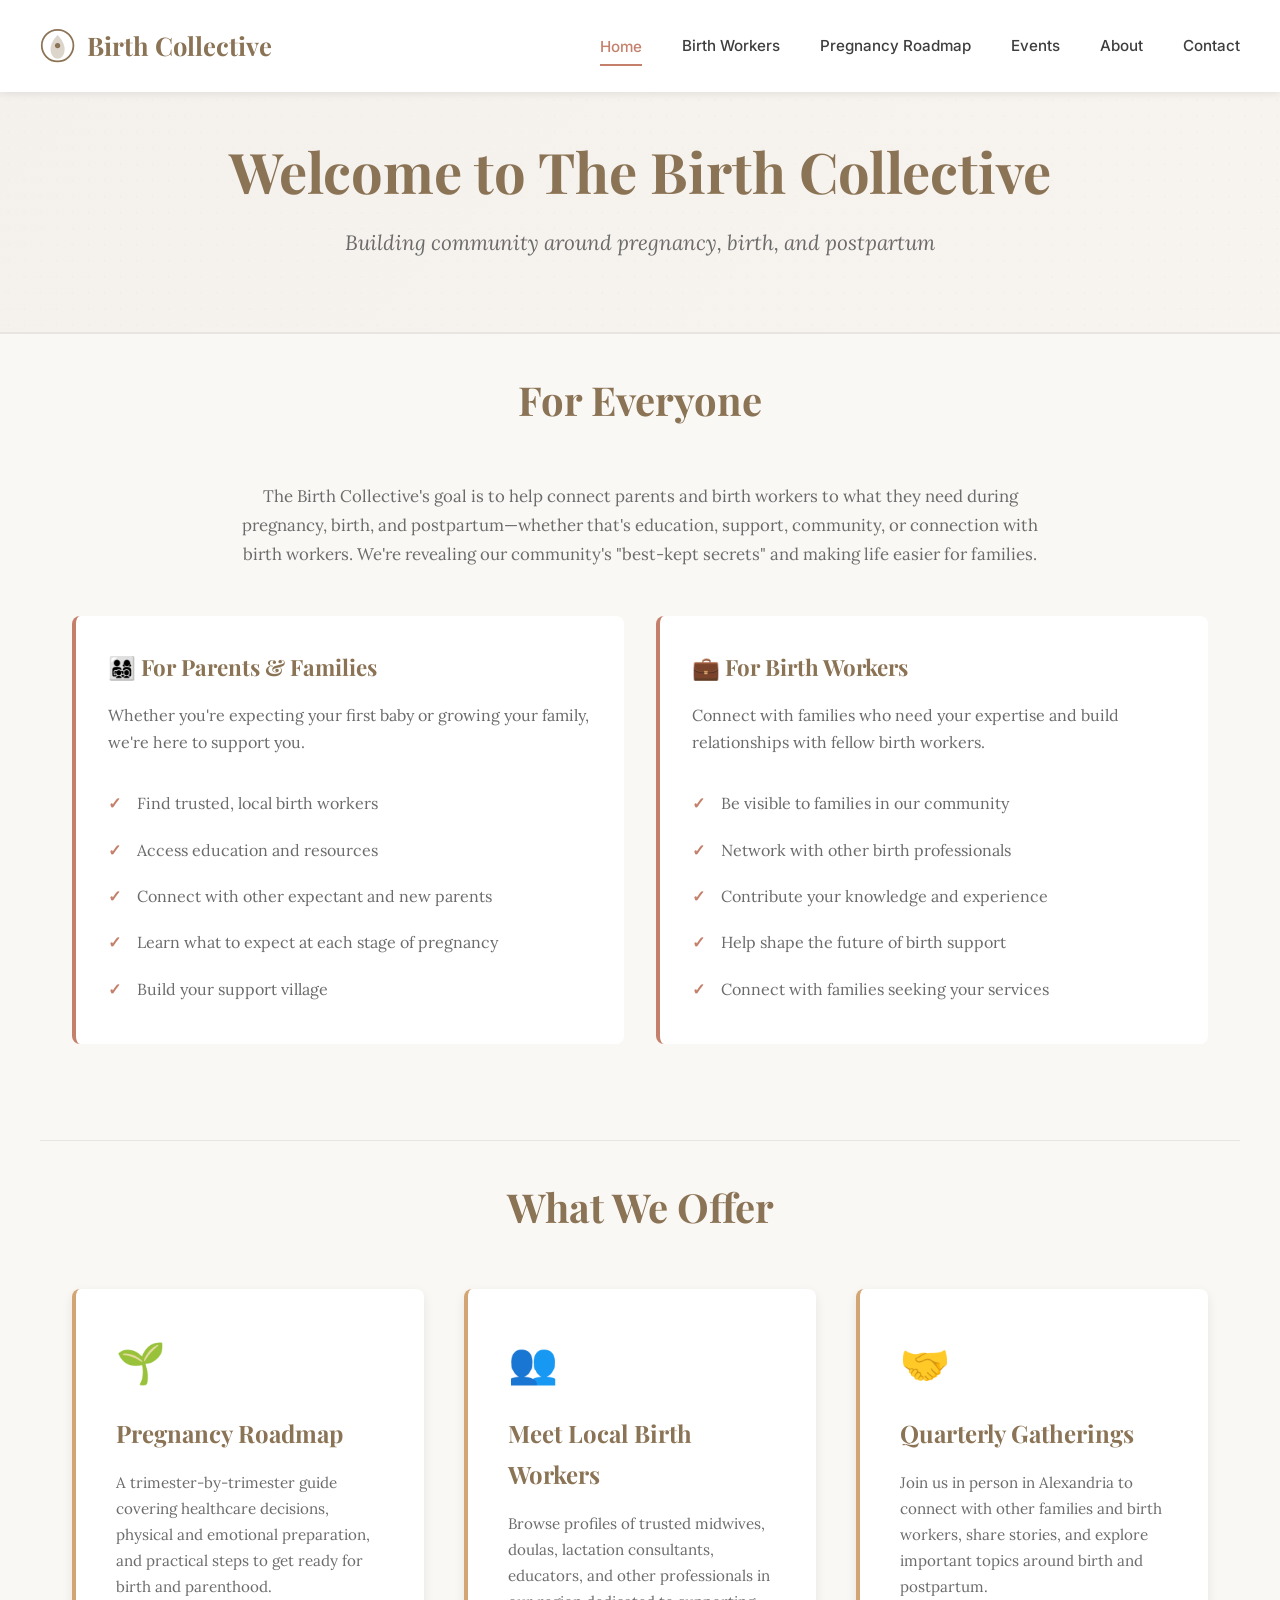
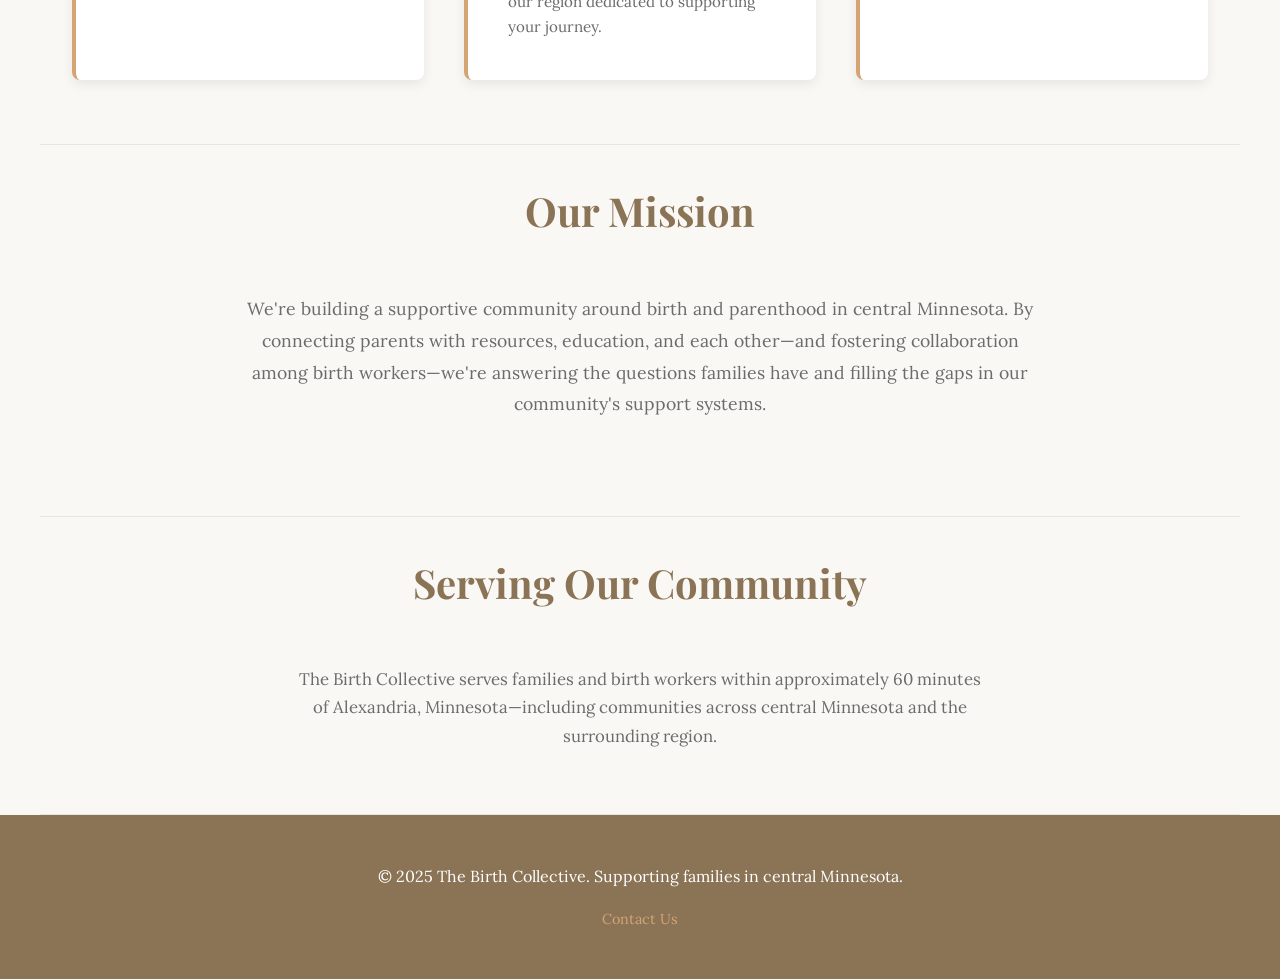
<file: index.html>
<!DOCTYPE html>
<html lang="en">
<head>
    <meta charset="UTF-8">
    <meta name="viewport" content="width=device-width, initial-scale=1.0">
    <title>The Birth Collective - Building Community Around Birth</title>
    <link rel="preconnect" href="https://fonts.googleapis.com">
    <link rel="preconnect" href="https://fonts.gstatic.com" crossorigin>
    <link href="https://fonts.googleapis.com/css2?family=Playfair+Display:wght@400;600;700&family=Lora:wght@400;500;600&family=Inter:wght@300;400;500;600&display=swap" rel="stylesheet">
    <link rel="stylesheet" href="styles.css">
</head>
<body>
    <!-- Navigation -->
    <nav>
        <div class="nav-container">
            <div class="logo" onclick="showPage('home')">
                <svg class="logo-icon" viewBox="0 0 40 40" fill="none" xmlns="http://www.w3.org/2000/svg">
                    <circle cx="20" cy="20" r="18" fill="none" stroke="currentColor" stroke-width="2"/>
                    <path d="M20 8 C16 12, 12 18, 12 24 C12 30, 15 35, 20 35 C25 35, 28 30, 28 24 C28 18, 24 12, 20 8" fill="currentColor" opacity="0.3"/>
                    <circle cx="20" cy="20" r="3" fill="currentColor"/>
                </svg>
                Birth Collective
            </div>
            <div class="nav-links">
                <a onclick="showPage('home')" class="nav-link active">Home</a>
                <a onclick="showPage('workers')" class="nav-link">Birth Workers</a>
                <a onclick="showPage('roadmap')" class="nav-link">Pregnancy Roadmap</a>
                <a onclick="showPage('events')" class="nav-link">Events</a>
                <a onclick="showPage('about')" class="nav-link">About</a>
                <a onclick="showPage('contact')" class="nav-link">Contact</a>
            </div>
            <button class="mobile-menu-btn" onclick="toggleMobileMenu()">☰</button>
        </div>
    </nav>

    <!-- HOME PAGE -->
    <div id="home" class="page active">
        <section class="hero">
            <h1>Welcome to The Birth Collective</h1>
            <p>Building community around pregnancy, birth, and postpartum</p>

        </section>

        <section class="section container">
            <h2 class="section-title">For Everyone</h2>
            <p style="text-align: center; color: var(--text-light); max-width: 800px; margin: 0 auto 3rem; font-size: 1.05rem;">
                The Birth Collective's goal is to help connect parents and birth workers to what they need during pregnancy, birth, and postpartum—whether that's education, support, community, or connection with birth workers. We're revealing our community's "best-kept secrets" and making life easier for families.
            </p>

            <div style="display: grid; grid-template-columns: repeat(auto-fit, minmax(350px, 1fr)); gap: 2rem;">
                <div class="audience-section">
                    <h3>👨‍👩‍👧‍👦 For Parents & Families</h3>
                    <p style="margin-bottom: 1.5rem; color: var(--text-light);">Whether you're expecting your first baby or growing your family, we're here to support you.</p>
                    <ul>
                        <li>Find trusted, local birth workers</li>
                        <li>Access education and resources</li>
                        <li>Connect with other expectant and new parents</li>
                        <li>Learn what to expect at each stage of pregnancy</li>
                        <li>Build your support village</li>
                    </ul>
                </div>

                <div class="audience-section">
                    <h3>💼 For Birth Workers</h3>
                    <p style="margin-bottom: 1.5rem; color: var(--text-light);">Connect with families who need your expertise and build relationships with fellow birth workers.</p>
                    <ul>
                        <li>Be visible to families in our community</li>
                        <li>Network with other birth professionals</li>
                        <li>Contribute your knowledge and experience</li>
                        <li>Help shape the future of birth support</li>
                        <li>Connect with families seeking your services</li>
                    </ul>
                </div>
            </div>
        </section>

        <section class="section container">
            <h2 class="section-title">What We Offer</h2>
            <div class="cards-grid">
                <div class="card" onclick="showPage('roadmap')" style="cursor: pointer;">
                    <div class="card-icon">🌱</div>
                    <h3>Pregnancy Roadmap</h3>
                    <p>A trimester-by-trimester guide covering healthcare decisions, physical and emotional preparation, and practical steps to get ready for birth and parenthood.</p>
                </div>
                <div class="card" onclick="showPage('workers')" style="cursor: pointer;">
                    <div class="card-icon">👥</div>
                    <h3>Meet Local Birth Workers</h3>
                    <p>Browse profiles of trusted midwives, doulas, lactation consultants, educators, and other professionals in our region dedicated to supporting your journey.</p>
                </div>
                <div class="card" onclick="showPage('events')" style="cursor: pointer;">
                    <div class="card-icon">🤝</div>
                    <h3>Quarterly Gatherings</h3>
                    <p>Join us in person in Alexandria to connect with other families and birth workers, share stories, and explore important topics around birth and postpartum.</p>
                </div>
            </div>
        </section>

        <section class="section container">
            <h2 class="section-title">Our Mission</h2>
            <div style="max-width: 800px; margin: 0 auto; text-align: center;">
                <p style="font-size: 1.1rem; color: var(--text-light); line-height: 1.8; margin-bottom: 2rem;">
                    We're building a supportive community around birth and parenthood in central Minnesota. By connecting parents with resources, education, and each other—and fostering collaboration among birth workers—we're answering the questions families have and filling the gaps in our community's support systems.
                </p>
            </div>
        </section>

        <section class="section container">
            <h2 class="section-title">Serving Our Community</h2>
            <p style="text-align: center; color: var(--text-light); max-width: 700px; margin: 0 auto; font-size: 1.05rem;">
                The Birth Collective serves families and birth workers within approximately 60 minutes of Alexandria, Minnesota—including communities across central Minnesota and the surrounding region.
            </p>
        </section>
    </div>

    <!-- BIRTH WORKERS PAGE -->
    <div id="workers" class="page">
        <section class="hero">
            <h1>Meet Our Birth Workers</h1>
            <p>Local professionals dedicated to supporting you</p>
        </section>

        <section class="section container">
            <div style="margin-bottom: 2rem;">
                <h2 class="section-title">Birth Workers Directory</h2>
                <div style="display: flex; flex-wrap: wrap; gap: 0.8rem; justify-content: center; margin-bottom: 2rem;">
                    <button onclick="filterWorkers('all')" class="filter-btn active" style="padding: 0.6rem 1.2rem; border: 2px solid var(--primary); background: var(--primary); color: white; border-radius: 20px; font-size: 0.95rem; cursor: pointer; transition: all 0.3s ease;">All</button>
                    <button onclick="filterWorkers('midwife')" class="filter-btn" style="padding: 0.6rem 1.2rem; border: 2px solid var(--primary); background: transparent; color: var(--primary); border-radius: 20px; font-size: 0.95rem; cursor: pointer; transition: all 0.3s ease;">Midwives</button>
                    <button onclick="filterWorkers('doula')" class="filter-btn" style="padding: 0.6rem 1.2rem; border: 2px solid var(--primary); background: transparent; color: var(--primary); border-radius: 20px; font-size: 0.95rem; cursor: pointer; transition: all 0.3s ease;">Doulas</button>
                    <button onclick="filterWorkers('educator')" class="filter-btn" style="padding: 0.6rem 1.2rem; border: 2px solid var(--primary); background: transparent; color: var(--primary); border-radius: 20px; font-size: 0.95rem; cursor: pointer; transition: all 0.3s ease;">Educators</button>
                    <button onclick="filterWorkers('pelvic-health')" class="filter-btn" style="padding: 0.6rem 1.2rem; border: 2px solid var(--primary); background: transparent; color: var(--primary); border-radius: 20px; font-size: 0.95rem; cursor: pointer; transition: all 0.3s ease;">Pelvic Floor PT</button>
                    <button onclick="filterWorkers('dentist')" class="filter-btn" style="padding: 0.6rem 1.2rem; border: 2px solid var(--primary); background: transparent; color: var(--primary); border-radius: 20px; font-size: 0.95rem; cursor: pointer; transition: all 0.3s ease;">Dentists</button>
                    <button onclick="filterWorkers('chiropractor')" class="filter-btn" style="padding: 0.6rem 1.2rem; border: 2px solid var(--primary); background: transparent; color: var(--primary); border-radius: 20px; font-size: 0.95rem; cursor: pointer; transition: all 0.3s ease;">Chiropractors</button>
                    <button onclick="filterWorkers('therapist')" class="filter-btn" style="padding: 0.6rem 1.2rem; border: 2px solid var(--primary); background: transparent; color: var(--primary); border-radius: 20px; font-size: 0.95rem; cursor: pointer; transition: all 0.3s ease;">Mental Health</button>
                </div>
            </div>
            <div id="birth-workers-directory">
                <!-- Birth workers populated by JavaScript -->
            </div>
        </section>
    </div>

    <!-- PREGNANCY ROADMAP PAGE -->
    <div id="roadmap" class="page">
        <section class="hero">
            <h1>Your Pregnancy Roadmap</h1>
            <p>A guide to what matters at each stage of your journey</p>
        </section>

        <section class="section container">
            <p style="text-align: center; color: var(--text-light); max-width: 800px; margin: 0 auto 3rem; font-size: 1rem;">
                Use this roadmap as a planning tool. Every pregnancy is unique—focus on what matters most to you and your family, and connect with healthcare providers or birth workers who can answer your specific questions.
            </p>
            <div class="timeline" id="timeline">
                <!-- Timeline populated by JavaScript -->
            </div>

            <!-- Feedback Section -->
            <div style="margin-top: 4rem; padding-top: 3rem; border-top: 2px solid var(--border);">
                <h2 class="section-title">Help Us Improve</h2>
                <p style="text-align: center; color: var(--text-light); max-width: 700px; margin: 0 auto 2rem; font-size: 1rem;">
                    This roadmap is built by and for our community. Have a topic you'd like us to add? Know of a great resource? We'd love to hear from you!
                </p>
                
                <div class="feedback-container">
                    <form id="roadmap-feedback-form">
                        <div class="form-group">
                            <label for="feedback-name">Your Name (optional)</label>
                            <input type="text" id="feedback-name" name="feedback-name" placeholder="Your name">
                        </div>

                        <div class="form-group">
                            <label for="feedback-email">Email (so we can follow up)</label>
                            <input type="email" id="feedback-email" name="feedback-email" placeholder="your@email.com">
                        </div>

                        <div class="form-group">
                            <label for="feedback-type">What are you suggesting? *</label>
                            <select id="feedback-type" name="feedback-type" required style="width: 100%; padding: 0.75rem 1rem; border: 2px solid var(--border); border-radius: 6px; font-family: 'Lora', serif; font-size: 1rem; color: var(--text-dark);">
                                <option value="">-- Choose one --</option>
                                <option value="topic">New Topic or Section</option>
                                <option value="resource">New Resource Link</option>
                                <option value="story">Parent Story to Share</option>
                                <option value="improvement">General Feedback/Improvement</option>
                            </select>
                        </div>

                        <div class="form-group">
                            <label for="feedback-content">Your Suggestion *</label>
                            <textarea id="feedback-content" name="feedback-content" placeholder="Tell us what you'd like to see added or improved..." required style="width: 100%; padding: 0.75rem 1rem; border: 2px solid var(--border); border-radius: 6px; font-family: 'Lora', serif; font-size: 1rem; color: var(--text-dark); resize: vertical; min-height: 120px;"></textarea>
                        </div>

                        <div class="form-group" id="resource-details" style="display: none;">
                            <label for="feedback-resource-title">Resource Title</label>
                            <input type="text" id="feedback-resource-title" name="feedback-resource-title" placeholder="e.g., 'Positive Birth Stories Podcast'">
                            
                            <label for="feedback-resource-url" style="margin-top: 1rem; display: block;">Resource Link (URL)</label>
                            <input type="url" id="feedback-resource-url" name="feedback-resource-url" placeholder="https://example.com">
                            
                            <label for="feedback-resource-type" style="margin-top: 1rem; display: block;">Resource Type</label>
                            <input type="text" id="feedback-resource-type" name="feedback-resource-type" placeholder="e.g., 'Podcast', 'Blog', 'Class', 'Book'">
                        </div>

                        <button type="submit" class="cta-button" style="width: 100%;">Send Suggestion</button>
                    </form>

                    <div class="feedback-success" id="feedback-success" style="display: none;">
                        <div style="text-align: center; padding: 2rem;">
                            <p style="font-size: 1.2rem; color: #2E7D32; margin-bottom: 0.5rem;">✓ Thank you for your suggestion!</p>
                            <p style="color: var(--text-light);">We really appreciate your input and will review it to see how we can improve the roadmap for our community.</p>
                        </div>
                    </div>
                </div>
            </div>
        </section>
    </div>

    <!-- EVENTS PAGE -->
    <div id="events" class="page">
        <section class="hero">
            <h1>Community Events</h1>
            <p>Classes, events, and opportunities to connect in our community</p>
        </section>

        <section class="section container">
            <div class="events-intro">
                <p>
                    Find details on Birth Collective Alexandria gatherings, support groups, childbirth education classes, and other related events in central Minnesota. Whether you're expecting, a new parent, or a birth professional, there's a place for you here!
                </p>
            </div>

            <h2 class="events-section-title">Upcoming Events</h2>

            <div class="events-filter" style="text-align: center; margin-bottom: 2rem;">
                <button class="filter-btn active" data-filter="all" onclick="filterEvents('all')">All Events</button>
                <button class="filter-btn" data-filter="class" onclick="filterEvents('class')">Classes</button>
                <button class="filter-btn" data-filter="community event" onclick="filterEvents('community event')">Community Events</button>
                <button class="filter-btn" data-filter="support group" onclick="filterEvents('support group')">Support Groups</button>
            </div>

            <div class="events-grid" id="upcoming-events">
                <!-- Events populated by JavaScript -->
            </div>

            <h2 class="events-section-title" style="margin-top: 3rem;">More Resources</h2>
            <div class="cards-grid">
                <div class="card">
                    <div class="card-icon">👥</div>
                    <h3>Know of an Event?</h3>
                    <p>Have a community event to share? Contact us and we'll add it to our calendar so families in our region can find it.</p>
                    <button class="cta-button secondary-button" onclick="showPage('contact')" style="margin-top: 1rem;">Get in Touch</button>
                </div>
                <div class="card">
                    <div class="card-icon">📍</div>
                    <h3>Serving Central Minnesota</h3>
                    <p>We share events happening within approximately 60 minutes of Alexandria that support families around pregnancy, birth and postpartum.</p>
                </div>
            </div>
        </section>
    </div>

    <!-- ABOUT PAGE -->
    <div id="about" class="page">
        <section class="hero">
            <h1>About The Birth Collective</h1>
            <p>Our story and vision for community</p>
        </section>

        <section class="section container">
            <div class="about-intro">
                <h3>What We Are</h3>
                <p>
                    The Birth Collective Alexandria is two-fold:
                </p>
                
                <div class="mission-boxes">
                    <div class="mission-box">
                        <h4>📱 Online Community</h4>
                        <p>
                            An online gathering place to build community, ask questions, and connect around pregnancy, birth, and postpartum topics. We value support, connection, empowerment, education, and advocacy. Our dream is to help new families create their village and make it simple to find answers about pregnancy, birth, postpartum, and beyond.
                        </p>
                    </div>
                    
                    <div class="mission-box">
                        <h4>🤝 Quarterly Gatherings</h4>
                        <p>
                            We host quarterly meet-ups in Alexandria, Minnesota to connect in person, share birth stories, network with regional birth workers, and explore deeper topics together around pregnancy, birth, and postpartum. These gatherings are where our community comes alive—where families find their people and birth workers strengthen their networks.
                        </p>
                    </div>
                </div>

                <div style="background: var(--light-bg); padding: 2.5rem; border-radius: 8px; border-left: 4px solid var(--secondary); margin-bottom: 3rem;">
                    <h3 style="font-family: 'Playfair Display', serif; font-size: 1.6rem; color: var(--primary); margin-bottom: 1.5rem;">Our Community, Our Energy</h3>
                    <p style="color: var(--text-light); line-height: 1.8; margin-bottom: 1rem;">
                        We are energized by the response to our first gathering. At that meeting, we shared our personal journeys and heard powerful stories from families and birth workers. We explored what our community truly needs and identified important gaps in support.
                    </p>
                    <p style="color: var(--text-light); line-height: 1.8;">
                        We're committed to building something meaningful together. If you're interested in being part of this conversation—as a parent, birth worker, or community member—we'd love to hear from you.
                    </p>
                </div>
            </div>

            <h2 class="section-title">Meet the Founders</h2>

            <div class="founders-grid">
                <div class="founder-profile">
                    <img src="allie.jpeg" alt="Allie Drexler" class="founder-image">
                    <h3 class="founder-name">Allie Drexler</h3>
                    <p class="founder-title">Prenatal Educator, Registered Nurse</p>
                    <p class="founder-bio">
                        Allie is passionate about creating spaces where families feel seen, heard, and supported. With years of experience in maternal health, she brings both clinical knowledge and genuine care to everything she does. Allie believes every family deserves access to compassionate, informative support—and that our community is strongest when we work together.
                    </p>
                </div>

                <div class="founder-profile">
                    <img src="TLN pic.jpg" alt="Jamie Shelley" class="founder-image">
                    <h3 class="founder-name">Jamie Shelley</h3>
                    <p class="founder-title">APRN, CNM, IBCLC</p>
                    <p class="founder-bio">
                        Jamie is a certified nurse-midwife and lactation consultant with a deep commitment to whole-person and family-centered care. She works at Empowered Midwifery providing midwifery services rooted in shared decision-making and evidence-based practice. She's convinced that life is better lived in community than in isolation, which is why she co-founded The Birth Collective to build a space where families have access to knowledgeable, caring professionals and each other.
                    </p>
                </div>
            </div>
        </section>
    </div>

    <!-- CONTACT PAGE -->
    <div id="contact" class="page">
        <section class="hero">
            <h1>Get In Touch</h1>
            <p>We'd love to hear from you</p>
        </section>

        <section class="section container">
            <div class="form-container">
                <form id="contact-form" action="https://formspree.io/f/mojpaokr" method="POST">
                    <div class="form-group">
                        <label for="name">Your Name *</label>
                        <input type="text" id="name" name="name" required>
                    </div>

                    <div class="form-group">
                        <label for="email">Email Address *</label>
                        <input type="email" id="email" name="email" required>
                    </div>

                    <div class="form-group">
                        <label for="phone">Phone Number</label>
                        <input type="tel" id="phone" name="phone">
                    </div>

                    <div class="form-group">
                        <label for="message">Message *</label>
                        <textarea id="message" name="message" required placeholder="Tell us what's on your mind..."></textarea>
                    </div>

                    <button type="submit" class="cta-button">Send Message</button>
                </form>

                <div class="success-message" id="success-message">
                    ✓ Thank you! Your message has been sent. We'll be in touch soon.
                </div>
            </div>
        </section>
    </div>

    <!-- Footer -->
    <footer>
        <div class="container">
            <p style="margin-bottom: 1rem;">
                &copy; 2025 The Birth Collective. Supporting families in central Minnesota.
            </p>
            <p style="font-size: 0.9rem; color: rgba(255,255,255,0.8);">
                <a href="javascript:showPage('contact')" style="cursor: pointer;">Contact Us</a>
            </p>
        </div>
    </footer>


    <script src="events-data.js"></script>
    <script src="workers-data.js"></script>
    <script src="script.js"></script>
</body>
</html>
</file>
<file: styles.css>
* {
    margin: 0;
    padding: 0;
    box-sizing: border-box;
}

:root {
    --primary: #8B7355;
    --secondary: #D4A574;
    --accent: #C4806B;
    --light-bg: #F5F1ED;
    --cream: #FAF8F5;
    --text-dark: #3E3E3E;
    --text-light: #6B6B6B;
    --sage: #A89F94;
    --border: #E8E4E0;
}

html {
    scroll-behavior: smooth;
}

body {
    font-family: 'Lora', serif;
    color: var(--text-dark);
    background-color: var(--cream);
    line-height: 1.7;
}

/* Navigation */
nav {
    background: white;
    padding: 1.5rem 2rem;
    box-shadow: 0 2px 8px rgba(0,0,0,0.08);
    position: sticky;
    top: 0;
    z-index: 100;
}

.nav-container {
    display: flex;
    justify-content: space-between;
    align-items: center;
    max-width: 1200px;
    margin: 0 auto;
}

.logo {
    font-family: 'Playfair Display', serif;
    font-size: 1.6rem;
    color: var(--primary);
    font-weight: 700;
    cursor: pointer;
    user-select: none;
    display: flex;
    align-items: center;
    gap: 0.75rem;
}

.logo-icon {
    display: inline-block;
    width: 2.2rem;
    height: 2.2rem;
}

.nav-links {
    display: flex;
    gap: 2.5rem;
    align-items: center;
}

.nav-links a {
    color: var(--text-dark);
    text-decoration: none;
    font-family: 'Inter', sans-serif;
    font-size: 0.95rem;
    font-weight: 500;
    cursor: pointer;
    transition: color 0.3s ease;
    padding: 0.5rem 0;
}

.nav-links a:hover {
    color: var(--accent);
}

.nav-links a.active {
    color: var(--accent);
    border-bottom: 2px solid var(--accent);
    padding-bottom: 0.25rem;
}

.mobile-menu-btn {
    display: none;
    background: none;
    border: none;
    cursor: pointer;
    font-size: 1.5rem;
    color: var(--primary);
}

/* Container & Spacing */
.container {
    max-width: 1200px;
    margin: 0 auto;
    padding: 0 2rem;
}

.page {
    display: none;
    animation: fadeIn 0.5s ease;
}

.page.active {
    display: block;
}

@keyframes fadeIn {
    from {
        opacity: 0;
        transform: translateY(10px);
    }
    to {
        opacity: 1;
        transform: translateY(0);
    }
}

/* Hero Section */
.hero {
    background: linear-gradient(135deg, rgba(139, 115, 85, 0.05) 0%, rgba(212, 165, 116, 0.05) 100%),
                url('data:image/svg+xml,<svg xmlns="http://www.w3.org/2000/svg" viewBox="0 0 1200 600"><defs><pattern id="dots" x="0" y="0" width="40" height="40" patternUnits="userSpaceOnUse"><circle cx="20" cy="20" r="2" fill="%23D4A574" opacity="0.1"/></pattern></defs><rect width="1200" height="600" fill="none"/><rect width="1200" height="600" fill="url(%23dots)"/></svg>');
    padding: 3rem 2rem;
    text-align: center;
    border-bottom: 2px solid var(--border);
}

.hero h1 {
    font-family: 'Playfair Display', serif;
    font-size: 3.5rem;
    color: var(--primary);
    margin-bottom: 1rem;
    line-height: 1.1;
}

.hero p {
    font-size: 1.3rem;
    color: var(--text-light);
    max-width: 700px;
    margin: 1.5rem auto;
    font-style: italic;
}

.cta-button {
    display: inline-block;
    background: var(--accent);
    color: white;
    padding: 0.85rem 2.5rem;
    border-radius: 50px;
    text-decoration: none;
    font-family: 'Inter', sans-serif;
    font-weight: 600;
    font-size: 1rem;
    cursor: pointer;
    transition: all 0.3s ease;
    border: none;
    margin-top: 1.5rem;
}

.cta-button:hover {
    background: var(--primary);
    transform: translateY(-2px);
    box-shadow: 0 8px 16px rgba(139, 115, 85, 0.2);
}

.secondary-button {
    background: transparent;
    color: var(--primary);
    border: 2px solid var(--primary);
    margin-right: 1rem;
}

.secondary-button:hover {
    background: var(--primary);
    color: white;
}

/* Sections */
.section {
    padding: 2rem 2rem 4rem 2rem;
    border-bottom: 1px solid var(--border);
}

.section-title {
    font-family: 'Playfair Display', serif;
    font-size: 2.5rem;
    color: var(--primary);
    margin-bottom: 3rem;
    text-align: center;
}

.cards-grid {
    display: grid;
    grid-template-columns: repeat(auto-fit, minmax(320px, 1fr));
    gap: 2.5rem;
}

.card {
    background: white;
    padding: 2.5rem;
    border-radius: 8px;
    box-shadow: 0 4px 12px rgba(0,0,0,0.08);
    transition: all 0.3s ease;
    border-left: 4px solid var(--secondary);
}

.card:hover {
    transform: translateY(-5px);
    box-shadow: 0 8px 20px rgba(0,0,0,0.12);
}

.card[onclick] {
    cursor: pointer;
}

.card-icon {
    font-size: 2.5rem;
    margin-bottom: 1rem;
}

.card h3 {
    font-family: 'Playfair Display', serif;
    font-size: 1.5rem;
    color: var(--primary);
    margin-bottom: 1rem;
}

.card p {
    color: var(--text-light);
    font-size: 0.95rem;
}

.audience-section {
    background: white;
    padding: 2rem;
    border-radius: 8px;
    border-left: 4px solid var(--accent);
    margin-bottom: 2rem;
}

.audience-section h3 {
    font-family: 'Playfair Display', serif;
    font-size: 1.4rem;
    color: var(--primary);
    margin-bottom: 1rem;
}

.audience-section ul {
    list-style: none;
    padding-left: 0;
}

.audience-section li {
    padding: 0.6rem 0;
    padding-left: 1.8rem;
    color: var(--text-light);
    position: relative;
}

.audience-section li:before {
    content: '✓';
    position: absolute;
    left: 0;
    color: var(--accent);
    font-weight: bold;
}

/* Birth Workers Directory */
.filters {
    display: flex;
    flex-wrap: wrap;
    gap: 1rem;
    margin-bottom: 3rem;
    justify-content: center;
}

.filter-btn {
    padding: 0.6rem 1.5rem;
    border: 2px solid var(--border);
    background: white;
    color: var(--text-dark);
    border-radius: 25px;
    cursor: pointer;
    font-family: 'Inter', sans-serif;
    font-weight: 500;
    transition: all 0.3s ease;
    font-size: 0.9rem;
}

.filter-btn:hover,
.filter-btn.active {
    background: var(--accent);
    color: white;
    border-color: var(--accent);
}

.worker-card {
    background: white;
    border-radius: 8px;
    overflow: hidden;
    box-shadow: 0 4px 12px rgba(0,0,0,0.08);
    transition: all 0.3s ease;
    margin-bottom: 2rem;
}

.worker-card:hover {
    transform: translateY(-8px);
    box-shadow: 0 8px 24px rgba(0,0,0,0.15);
}

.worker-image {
    width: 100%;
    height: 280px;
    background: linear-gradient(135deg, var(--secondary), var(--accent));
    display: flex;
    align-items: center;
    justify-content: center;
    color: white;
    font-size: 3rem;
    overflow: hidden;
    font-family: 'Playfair Display', serif;
    font-weight: 700;
}

.worker-image img {
    width: 100%;
    height: 100%;
    object-fit: cover;
}

.worker-info {
    padding: 2rem;
}

.worker-name {
    font-family: 'Playfair Display', serif;
    font-size: 1.4rem;
    color: var(--primary);
    margin-bottom: 0.3rem;
}

.worker-title {
    color: var(--accent);
    font-weight: 600;
    font-size: 0.9rem;
    margin-bottom: 1rem;
    text-transform: uppercase;
    letter-spacing: 0.5px;
}

.worker-services {
    display: flex;
    flex-wrap: wrap;
    gap: 0.5rem;
    margin-bottom: 1.5rem;
}

.service-badge {
    display: inline-block;
    background: var(--light-bg);
    color: var(--primary);
    padding: 0.3rem 0.8rem;
    border-radius: 20px;
    font-size: 0.8rem;
    font-weight: 500;
}

.worker-contact {
    display: flex;
    flex-direction: column;
    gap: 0.8rem;
    border-top: 1px solid var(--border);
    padding-top: 1.5rem;
    font-size: 0.9rem;
}

.worker-contact a {
    color: var(--accent);
    text-decoration: none;
    transition: color 0.3s ease;
    word-break: break-word;
}

.worker-contact a:hover {
    color: var(--primary);
}

/* Pregnancy Roadmap */
.timeline {
    position: relative;
    padding: 2rem 0;
}

.timeline::before {
    content: '';
    position: absolute;
    left: 50%;
    transform: translateX(-50%);
    width: 3px;
    background: linear-gradient(to bottom, var(--secondary), var(--accent), transparent);
    top: 0;
    bottom: 0;
}

.trimester {
    margin-bottom: 4rem;
    width: 48%;
    position: relative;
}

.trimester:nth-child(odd) {
    margin-left: 0;
    text-align: right;
    padding-right: 5%;
}

.trimester:nth-child(even) {
    margin-left: 52%;
    padding-left: 5%;
}

.trimester-dot {
    position: absolute;
    width: 20px;
    height: 20px;
    background: white;
    border: 4px solid var(--accent);
    border-radius: 50%;
    top: 0;
    right: -39px;
}

.trimester:nth-child(even) .trimester-dot {
    right: auto;
    left: -39px;
}

.trimester-content {
    background: white;
    padding: 2.5rem;
    border-radius: 8px;
    box-shadow: 0 4px 12px rgba(0,0,0,0.08);
    border-left: 4px solid var(--secondary);
}

.trimester:nth-child(even) .trimester-content {
    border-left: none;
    border-right: 4px solid var(--secondary);
}

.trimester-number {
    font-family: 'Playfair Display', serif;
    font-size: 2.2rem;
    color: var(--accent);
    margin-bottom: 0.5rem;
}

.trimester-title {
    font-family: 'Playfair Display', serif;
    font-size: 1.6rem;
    color: var(--primary);
    margin-bottom: 1.5rem;
}

.roadmap-list {
    list-style: none;
    margin: 1.5rem 0 0 0;
}

.roadmap-list li {
    padding: 0.8rem 0;
    padding-left: 1.5rem;
    color: var(--text-light);
    font-size: 0.95rem;
    position: relative;
}

.roadmap-list li:before {
    content: '◆';
    position: absolute;
    left: 0;
    color: var(--secondary);
}

.roadmap-subsection {
    margin: 1.5rem 0 0 0;
}

.roadmap-subsection h4 {
    font-family: 'Playfair Display', serif;
    font-size: 1.2rem;
    color: var(--accent);
    margin-bottom: 1rem;
}

/* Accordion Styles */
.accordion-header {
    display: flex;
    align-items: center;
    justify-content: space-between;
    cursor: pointer;
    padding: 1.2rem;
    background: white;
    border: 2px solid var(--border);
    border-radius: 6px;
    margin-bottom: 0.5rem;
    transition: all 0.3s ease;
    font-family: 'Playfair Display', serif;
    font-size: 1.1rem;
    font-weight: 600;
}

.accordion-header:hover {
    border-color: var(--accent);
    background: var(--light-bg);
}

.accordion-header.active {
    border-color: var(--accent);
    background: var(--light-bg);
}

.accordion-toggle {
    font-size: 1.5rem;
    transition: transform 0.3s ease;
}

.accordion-header.active .accordion-toggle {
    transform: rotate(180deg);
}

.accordion-content {
    display: none;
    padding: 1.5rem;
    background: white;
    border: 2px solid var(--border);
    border-top: none;
    border-radius: 0 0 6px 6px;
    margin-bottom: 1.5rem;
}

.accordion-content.active {
    display: block;
}

.accordion-content .roadmap-list {
    margin: 0;
}

/* Trimester Color Coding */
.trimester-content {
    background: white;
    padding: 2.5rem;
    border-radius: 8px;
    box-shadow: 0 4px 12px rgba(0,0,0,0.08);
    border-left: 5px solid var(--secondary);
}

.trimester-content.color-trim1 {
    border-left-color: #D4A574;
}

.trimester-content.color-trim2 {
    border-left-color: #C4806B;
}

.trimester-content.color-trim3 {
    border-left-color: #8B7355;
}

.trimester-header {
    padding: 1.5rem;
    border-radius: 6px 6px 0 0;
    margin: -2.5rem -2.5rem 1.5rem -2.5rem;
    background-color: var(--light-bg);
}

.trimester-header.color-trim1 {
    background-color: rgba(212, 165, 116, 0.15);
    border-left: 5px solid #D4A574;
}

.trimester-header.color-trim2 {
    background-color: rgba(196, 128, 107, 0.15);
    border-left: 5px solid #C4806B;
}

.trimester-header.color-trim3 {
    background-color: rgba(139, 115, 85, 0.15);
    border-left: 5px solid #8B7355;
}

/* Story/Quote Section */
.trimester-story {
    padding: 1.5rem;
    background: var(--light-bg);
    border-left: 4px solid var(--secondary);
    border-radius: 6px;
    margin: 1.5rem 0;
    font-style: italic;
    color: var(--text-light);
    line-height: 1.8;
}

.trimester-story::before {
    content: '"';
    font-size: 2rem;
    color: var(--secondary);
    opacity: 0.3;
    margin-right: 0.5rem;
}

/* Resources Section */
.trimester-resources {
    margin-top: 2rem;
    padding-top: 1.5rem;
    border-top: 2px solid var(--border);
}

.resources-title {
    font-family: 'Playfair Display', serif;
    font-size: 1.3rem;
    color: var(--primary);
    margin-bottom: 1rem;
}

.resource-list {
    display: grid;
    grid-template-columns: repeat(auto-fit, minmax(250px, 1fr));
    gap: 1rem;
    list-style: none;
}

.resource-item {
    padding: 1rem;
    background: white;
    border: 2px solid var(--border);
    border-radius: 6px;
    transition: all 0.3s ease;
}

.resource-item:hover {
    border-color: var(--accent);
    box-shadow: 0 4px 12px rgba(196, 128, 107, 0.15);
    transform: translateY(-2px);
}

.resource-item a {
    text-decoration: none;
    color: var(--primary);
    font-weight: 600;
    display: flex;
    justify-content: space-between;
    align-items: center;
    gap: 0.5rem;
}

.resource-item a::after {
    content: '→';
    color: var(--accent);
}

.resource-type {
    display: inline-block;
    font-size: 0.75rem;
    background: var(--light-bg);
    color: var(--text-light);
    padding: 0.3rem 0.6rem;
    border-radius: 12px;
    margin-top: 0.5rem;
    font-weight: 500;
    text-transform: uppercase;
    letter-spacing: 0.5px;
}

/* Checklist/Interactive */
.roadmap-list li {
    padding: 0.8rem 0;
    padding-left: 1.5rem;
    color: var(--text-light);
    font-size: 0.95rem;
    position: relative;
    cursor: pointer;
    transition: all 0.2s ease;
}

.roadmap-list li:before {
    content: '◆';
    position: absolute;
    left: 0;
    color: var(--secondary);
}

.roadmap-list li:hover {
    color: var(--primary);
    padding-left: 2rem;
}

.roadmap-list li.checked {
    color: var(--sage);
    text-decoration: line-through;
}

.roadmap-list li.checked:before {
    content: '✓';
    color: var(--accent);
    font-weight: bold;
}

/* Print Styles */
.print-button {
    display: inline-block;
    margin: 2rem 1rem 2rem 0;
    padding: 0.85rem 2rem;
    background: var(--primary);
    color: white;
    border: none;
    border-radius: 50px;
    font-family: 'Inter', sans-serif;
    font-weight: 600;
    cursor: pointer;
    transition: all 0.3s ease;
}

.print-button:hover {
    background: var(--accent);
    transform: translateY(-2px);
    box-shadow: 0 4px 12px rgba(139, 115, 85, 0.2);
}

.print-button::before {
    content: '🖨️ ';
}

.pdf-button {
    display: inline-block;
    margin: 2rem 1rem 2rem 0;
    padding: 0.85rem 2rem;
    background: var(--accent);
    color: white;
    border: none;
    border-radius: 50px;
    font-family: 'Inter', sans-serif;
    font-weight: 600;
    cursor: pointer;
    transition: all 0.3s ease;
}

.pdf-button:hover {
    background: var(--primary);
    transform: translateY(-2px);
    box-shadow: 0 4px 12px rgba(196, 128, 107, 0.2);
}

.pdf-button::before {
    content: '📥 ';
}

.button-group {
    margin-bottom: 1rem;
}

/* Feedback Form Styles */
.feedback-container {
    max-width: 600px;
    margin: 0 auto;
    background: white;
    padding: 2.5rem;
    border-radius: 8px;
    box-shadow: 0 4px 12px rgba(0,0,0,0.08);
}

.feedback-container .form-group {
    margin-bottom: 1.5rem;
}

.feedback-container label {
    display: block;
    margin-bottom: 0.5rem;
    font-family: 'Inter', sans-serif;
    font-weight: 600;
    color: var(--primary);
    font-size: 0.95rem;
}

.feedback-container input,
.feedback-container textarea,
.feedback-container select {
    width: 100%;
    padding: 0.75rem 1rem;
    border: 2px solid var(--border);
    border-radius: 6px;
    font-family: 'Lora', serif;
    font-size: 1rem;
    color: var(--text-dark);
    transition: border-color 0.3s ease;
}

.feedback-container input:focus,
.feedback-container textarea:focus,
.feedback-container select:focus {
    outline: none;
    border-color: var(--accent);
}

.feedback-container textarea {
    resize: vertical;
    min-height: 120px;
}

.feedback-success {
    background: #E8F5E9;
    border: 2px solid #4CAF50;
    border-radius: 8px;
    animation: slideIn 0.5s ease;
}

.feedback-success p {
    margin: 0;
}

@media print {
    nav, .print-button, .accordion-toggle {
        display: none;
    }
    
    .accordion-content {
        display: block !important;
    }
    
    .accordion-header {
        border: none;
        padding: 0.5rem 0;
        background: transparent;
        margin: 1rem 0 0.5rem 0;
    }

    .trimester-story {
        break-inside: avoid;
    }

    .trimester-resources {
        break-inside: avoid;
    }
}

.roadmap-subsection h4 {
    font-family: 'Playfair Display', serif;
    font-size: 1.2rem;
    color: var(--accent);
    margin-bottom: 1rem;
}

/* About Page */
.about-intro {
    text-align: center;
    margin-bottom: 3rem;
}

.about-intro p {
    font-size: 1.1rem;
    max-width: 700px;
    margin: 1.5rem auto;
    line-height: 1.8;
}

.about-intro h3 {
    font-family: 'Playfair Display', serif;
    font-size: 1.8rem;
    color: var(--primary);
    margin-bottom: 1.5rem;
}

.mission-boxes {
    display: grid;
    grid-template-columns: repeat(auto-fit, minmax(350px, 1fr));
    gap: 2rem;
    margin: 2rem 0 4rem 0;
}

.mission-box {
    padding: 2.5rem;
    background: white;
    border-radius: 8px;
    box-shadow: 0 4px 12px rgba(0,0,0,0.08);
    border-left: 4px solid var(--secondary);
}

.mission-box:nth-child(2) {
    border-left-color: var(--accent);
}

.mission-box h4 {
    font-family: 'Playfair Display', serif;
    font-size: 1.3rem;
    color: var(--primary);
    margin-bottom: 1rem;
}

.mission-box p {
    color: var(--text-light);
    line-height: 1.8;
    font-size: 0.95rem;
}

.founders-grid {
    display: grid;
    grid-template-columns: repeat(auto-fit, minmax(350px, 1fr));
    gap: 3rem;
    margin-top: 3rem;
}

.founder-profile {
    text-align: center;
}

.founder-image {
    width: 250px;
    height: 250px;
    border-radius: 50%;
    margin: 0 auto 2rem;
    object-fit: cover;
    display: block;
    box-shadow: 0 8px 20px rgba(139, 115, 85, 0.2);
}

.founder-image-placeholder {
    width: 250px;
    height: 250px;
    background: linear-gradient(135deg, var(--secondary), var(--accent));
    border-radius: 50%;
    margin: 0 auto 2rem;
    display: flex;
    align-items: center;
    justify-content: center;
    color: white;
    font-size: 4rem;
    font-family: 'Playfair Display', serif;
    font-weight: 700;
    box-shadow: 0 8px 20px rgba(139, 115, 85, 0.2);
}

.founder-name {
    font-family: 'Playfair Display', serif;
    font-size: 1.8rem;
    color: var(--primary);
    margin-bottom: 0.5rem;
}

.founder-title {
    color: var(--accent);
    font-weight: 600;
    margin-bottom: 1.5rem;
    text-transform: uppercase;
    letter-spacing: 0.5px;
    font-size: 0.9rem;
}

.founder-bio {
    color: var(--text-light);
    line-height: 1.8;
    font-size: 0.95rem;
}

/* Contact Form */
.form-container {
    max-width: 600px;
    margin: 0 auto;
    background: white;
    padding: 3rem;
    border-radius: 8px;
    box-shadow: 0 4px 12px rgba(0,0,0,0.08);
}

.form-group {
    margin-bottom: 1.5rem;
}

.form-group label {
    display: block;
    margin-bottom: 0.5rem;
    font-family: 'Inter', sans-serif;
    font-weight: 600;
    color: var(--primary);
    font-size: 0.95rem;
}

.form-group input,
.form-group textarea {
    width: 100%;
    padding: 0.75rem 1rem;
    border: 2px solid var(--border);
    border-radius: 6px;
    font-family: 'Lora', serif;
    font-size: 1rem;
    color: var(--text-dark);
    transition: border-color 0.3s ease;
}

.form-group input:focus,
.form-group textarea:focus {
    outline: none;
    border-color: var(--accent);
}

.form-group textarea {
    resize: vertical;
    min-height: 150px;
}

.form-group button {
    width: 100%;
}

.success-message {
    display: none;
    background: #E8F5E9;
    color: #2E7D32;
    padding: 2rem;
    border-radius: 8px;
    text-align: center;
    font-family: 'Playfair Display', serif;
    font-size: 1.3rem;
}

.success-message.show {
    display: block;
    animation: slideIn 0.5s ease;
}

@keyframes slideIn {
    from {
        opacity: 0;
        transform: translateY(10px);
    }
    to {
        opacity: 1;
        transform: translateY(0);
    }
}

/* Events Page Styles */
.events-intro {
    text-align: center;
    margin-bottom: 3rem;
}

.events-intro p {
    font-size: 1.05rem;
    color: var(--text-light);
    max-width: 700px;
    margin: 1.5rem auto;
    line-height: 1.8;
}

.events-grid {
    display: grid;
    grid-template-columns: repeat(auto-fit, minmax(350px, 1fr));
    gap: 2.5rem;
    margin-bottom: 3rem;
}

.event-card {
    background: white;
    border-radius: 8px;
    overflow: hidden;
    box-shadow: 0 4px 12px rgba(0,0,0,0.08);
    transition: all 0.3s ease;
    border-left: 5px solid var(--secondary);
}

.event-card:hover {
    transform: translateY(-5px);
    box-shadow: 0 8px 20px rgba(0,0,0,0.12);
}

.event-card.pinned-event {
    border-left-color: var(--accent);
    grid-column: 1 / -1;
    position: relative;
}

.event-card.pinned-event .event-date {
    background: linear-gradient(135deg, var(--accent), #B0704C);
}

.pinned-badge {
    position: absolute;
    top: 1rem;
    right: 1rem;
    background: var(--accent);
    color: white;
    padding: 0.5rem 1rem;
    border-radius: 4px;
    font-size: 0.9rem;
    font-weight: 500;
}

.events-filter {
    display: flex;
    gap: 0.75rem;
    justify-content: center;
    flex-wrap: wrap;
    margin-bottom: 2rem;
}

.filter-btn {
    padding: 0.75rem 1.5rem;
    background: var(--light-bg);
    border: 2px solid var(--border);
    border-radius: 25px;
    color: var(--text-dark);
    font-family: 'Lora', serif;
    font-size: 1rem;
    cursor: pointer;
    transition: all 0.3s ease;
}

.filter-btn:hover {
    border-color: var(--primary);
    background: white;
}

.filter-btn.active {
    background: var(--primary);
    color: white;
    border-color: var(--primary);
}

.event-card.featured {
    border-left-color: var(--accent);
    grid-column: 1 / -1;
}

.event-card.featured .event-date {
    background: linear-gradient(135deg, var(--accent), #B0704C);
}

.event-date {
    background: linear-gradient(135deg, var(--secondary), var(--accent));
    color: white;
    padding: 1.5rem;
    text-align: center;
}

.event-date-day {
    font-family: 'Playfair Display', serif;
    font-size: 2.5rem;
    font-weight: 700;
    line-height: 1;
    margin-bottom: 0.25rem;
}

.event-date-month {
    font-size: 1rem;
    text-transform: uppercase;
    letter-spacing: 1px;
    opacity: 0.95;
    font-weight: 500;
}

.event-date-dow {
    font-size: 0.9rem;
    margin-top: 0.5rem;
    opacity: 0.9;
}

.event-content {
    padding: 2rem;
}

.event-title {
    font-family: 'Playfair Display', serif;
    font-size: 1.5rem;
    color: var(--primary);
    margin-bottom: 1rem;
}

.event-card.featured .event-title {
    font-size: 1.8rem;
}

.event-time {
    display: flex;
    align-items: center;
    gap: 0.75rem;
    margin-bottom: 1rem;
    color: var(--accent);
    font-weight: 600;
}

.event-time::before {
    content: '🕐';
    font-size: 1.2rem;
}

.event-location {
    display: flex;
    align-items: flex-start;
    gap: 0.75rem;
    margin-bottom: 1rem;
    color: var(--text-light);
}

.event-location::before {
    content: '📍';
    font-size: 1.2rem;
    flex-shrink: 0;
    margin-top: 0.1rem;
}

.event-description {
    color: var(--text-light);
    line-height: 1.8;
    margin-bottom: 1.5rem;
    font-size: 0.95rem;
}

.event-organizer {
    padding: 1rem;
    background: var(--light-bg);
    border-radius: 6px;
    margin-bottom: 1.5rem;
    font-size: 0.9rem;
    color: var(--text-light);
}

.event-organizer strong {
    display: block;
    color: var(--primary);
    margin-bottom: 0.25rem;
}

.event-badge {
    display: inline-block;
    background: var(--light-bg);
    color: var(--primary);
    padding: 0.4rem 1rem;
    border-radius: 20px;
    font-size: 0.8rem;
    font-weight: 500;
    margin-bottom: 1rem;
}

.event-badge.birth-collective {
    background: linear-gradient(135deg, rgba(196, 128, 107, 0.15), rgba(212, 165, 116, 0.15));
    color: var(--accent);
    border: 1px solid rgba(196, 128, 107, 0.3);
}

.event-actions {
    display: flex;
    gap: 1rem;
    flex-wrap: wrap;
}

.event-action-btn {
    flex: 1;
    min-width: 140px;
    padding: 0.7rem 1.2rem;
    border: 2px solid var(--border);
    background: white;
    color: var(--primary);
    border-radius: 6px;
    cursor: pointer;
    font-family: 'Inter', sans-serif;
    font-weight: 600;
    font-size: 0.9rem;
    transition: all 0.3s ease;
    text-align: center;
    text-decoration: none;
}

.event-action-btn:hover {
    border-color: var(--accent);
    color: var(--accent);
    background: rgba(196, 128, 107, 0.05);
}

.event-action-btn.primary {
    background: var(--accent);
    color: white;
    border-color: var(--accent);
}

.event-action-btn.primary:hover {
    background: var(--primary);
    border-color: var(--primary);
}

.events-section-title {
    font-family: 'Playfair Display', serif;
    font-size: 1.8rem;
    color: var(--primary);
    margin: 3rem 0 2rem 0;
    padding-top: 2rem;
    border-top: 2px solid var(--border);
}

.events-section-title:first-of-type {
    border-top: none;
    margin-top: 0;
    padding-top: 0;
}

.no-events {
    text-align: center;
    padding: 2rem;
    color: var(--text-light);
    font-style: italic;
}

/* Footer */
footer {
    background: var(--primary);
    color: white;
    padding: 3rem 2rem;
    text-align: center;
}

footer a {
    color: var(--secondary);
    text-decoration: none;
    transition: color 0.3s ease;
}

footer a:hover {
    color: white;
}

/* Mobile Responsive */
@media (max-width: 768px) {
    .logo {
        font-size: 1.3rem;
    }

    .hero h1 {
        font-size: 2.2rem;
    }

    .hero p {
        font-size: 1.1rem;
    }

    .nav-links {
        display: none;
    }

    .mobile-menu-btn {
        display: block;
    }

    .nav-links.mobile-active {
        display: flex;
        flex-direction: column;
        gap: 1rem;
        position: absolute;
        top: 70px;
        left: 0;
        right: 0;
        background: white;
        padding: 2rem;
        box-shadow: 0 4px 12px rgba(0,0,0,0.08);
    }

    .section-title {
        font-size: 1.8rem;
    }

    .cta-button {
        margin-right: 0;
        margin-bottom: 1rem;
    }

    .secondary-button {
        margin-right: 0;
    }

    .timeline::before {
        left: 0;
    }

    .trimester {
        width: 100%;
        padding-right: 0;
        padding-left: 0;
        text-align: left;
        margin-left: 0;
    }

    .trimester:nth-child(odd) {
        text-align: left;
        padding-right: 0;
    }

    .trimester:nth-child(odd) .trimester-content {
        border-left: 4px solid var(--secondary);
    }

    .trimester:nth-child(even) .trimester-content {
        border-right: none;
        border-left: 4px solid var(--secondary);
    }

    .trimester-dot {
        right: auto;
        left: -39px;
    }

    .trimester:nth-child(even) .trimester-dot {
        left: -39px;
    }

    .founder-image {
        width: 200px;
        height: 200px;
        font-size: 3rem;
    }

    .form-container {
        padding: 1.5rem;
    }

    .filters {
        justify-content: flex-start;
        gap: 0.5rem;
    }

    .filter-btn {
        padding: 0.5rem 1rem;
        font-size: 0.8rem;
    }
}

@media (max-width: 480px) {
    .container {
        padding: 0 1rem;
    }

    .hero {
        padding: 3rem 1rem;
    }

    .hero h1 {
        font-size: 1.8rem;
    }

    .section {
        padding: 2.5rem 1rem;
    }

    .section-title {
        font-size: 1.4rem;
    }

    .card {
        padding: 1.5rem;
    }

    .worker-card {
        margin: 0 auto 2rem auto;
    }

    .form-container {
        padding: 1rem;
    }

    .mission-box {
        padding: 1.5rem;
    }

    .audience-section h3 {
        font-size: 1.2rem;
    }
}
</file>
